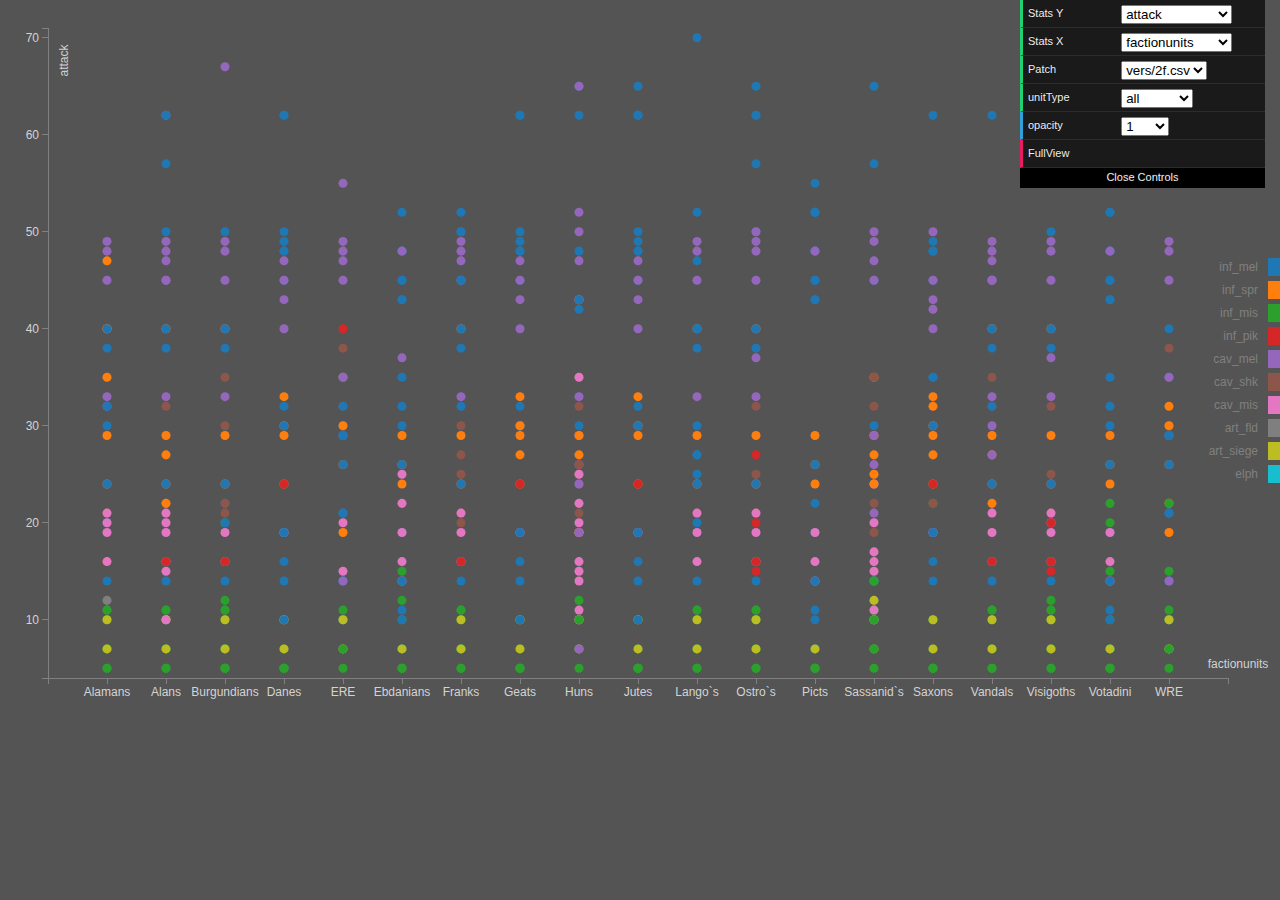
<file: index.html>
<!DOCTYPE html>

<html>

<meta charset="utf-8">

<head>
	<link rel="shortcut icon" href="favicon.ico">

    <title>Attila Unit Stats vers. 1.2</title>
    <link rel="stylesheet" type="text/css" href="style.css">




</head>

<body>


<!--<h2>Attila Unit Stats Patch: 1.0</h2>-->


<!--Libraries-->
<script src="http://d3js.org/d3.v3.min.js"></script>
<script type="text/javascript" src="vendor/d3/d3.v3.min.js"></script>
<script type="text/javascript" src="vendor/stats/dat.gui.min.js"></script>

<!--scatterPlot/App-->
<script src="code/01-setup.js"></script>
<script src="code/02-init.js"></script>
<script src="code/03-update.js"></script>
<script src="code/04-utils.js"></script>


</body>

</html>
</file>
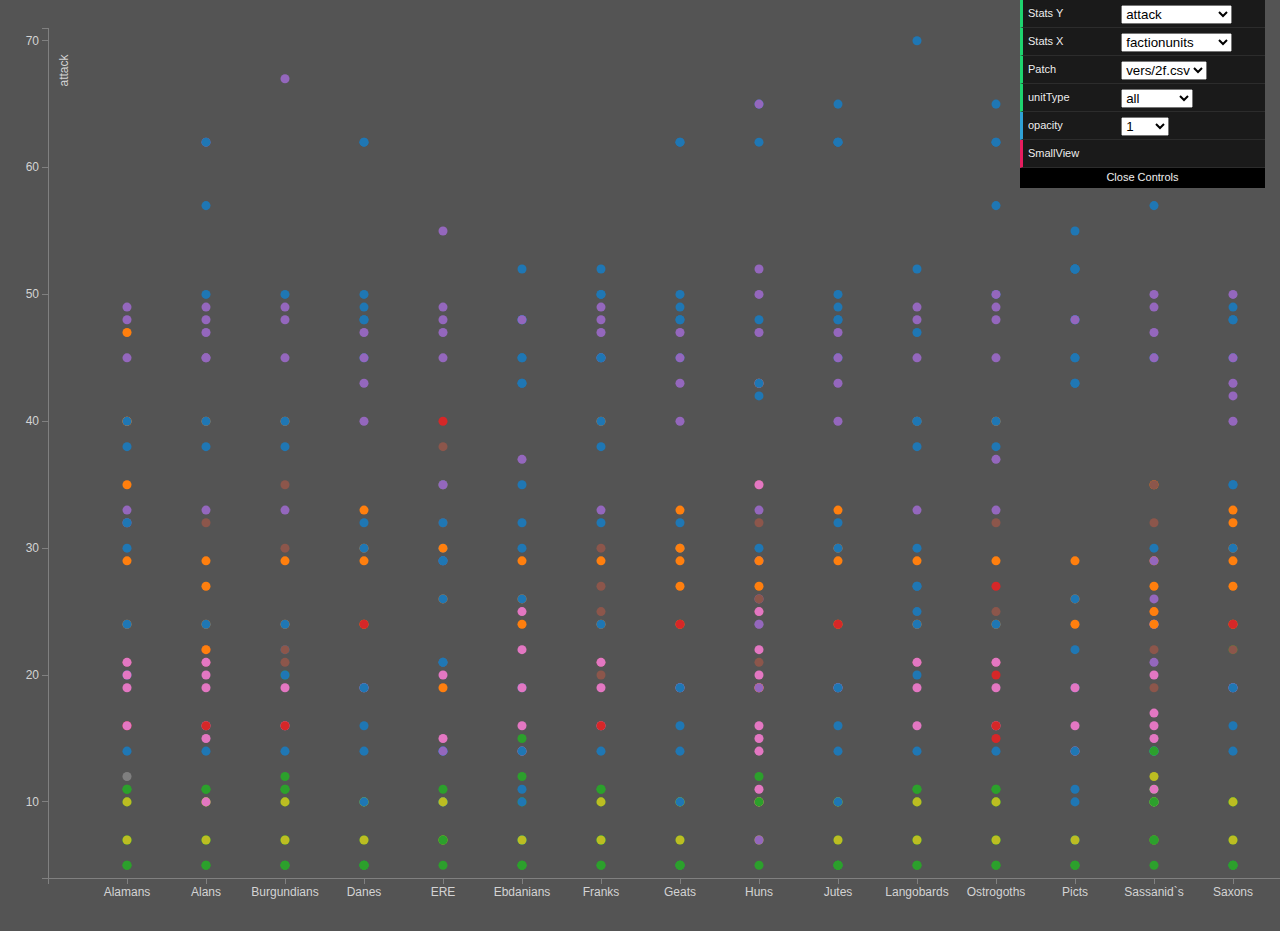
<file: index_hd.html>
<!DOCTYPE html>

<html>

<meta charset="utf-8">

<head>
	<link rel="shortcut icon" href="favicon.ico">

    <title>Attila Unit Stats vers. 1.2</title>
    <link rel="stylesheet" type="text/css" href="style.css">

	
</head>

<body>

<!--<h2>Attila Unit Stats Patch: 1.0</h2>-->


<!--Libraries-->
<script src="http://d3js.org/d3.v3.min.js"></script>
<script type="text/javascript" src="vendor/d3/d3.v3.min.js"></script>
<script type="text/javascript" src="vendor/stats/dat.gui.min.js"></script>

<!--scatterPlot/App-->
<script src="code/01-setup_hd.js"></script>
<script src="code/02-init.js"></script>
<script src="code/03-update.js"></script>
<script src="code/04-utils_hd.js"></script>


</body>

</html>
</file>
<file: style.css>
body {

    font: 12px sans-serif;
	background-color: #545454;
}

.axis text {

    fill: lightgray;
}

.legend text{

    fill: gray;
}

.axis path,
.axis line {

    fill: none;

    stroke: gray;

    shape-rendering: crispEdges;

}

.dot {

    stroke: #000;

}

.tooltip {

    position: absolute;

    width: 156px;

    height: auto;

    padding: 10px;

    background-color: lightgrey;

    -webkit-border-radius: 10px;

    -moz-border-radius: 10px;

	-webkit-box-shadow: 4px 4px 10px rgba(0, 0, 0, 2.0);

    -moz-box-shadow: 4px 4px 10px rgba(0, 0, 0, 2.0);

    box-shadow: 4px 4px 10px rgba(0, 0, 0, 2.0);

  	overflow: hidden;

    pointer-events: none;

}
.hidden-point{

    visibility: none;

}

h1 {

    margin-top: 10px;

    margin-left: 40px;

    color: red;
	
	text-shadow: 2px 2px 2px rgba(0,0,0,1);
}

h3 {

    margin-top: 5px;

    margin-left: 40px;

    color: #000000;
}

h5 {

    margin-top: 10px;

    margin-left: 40px;
}
</file>
